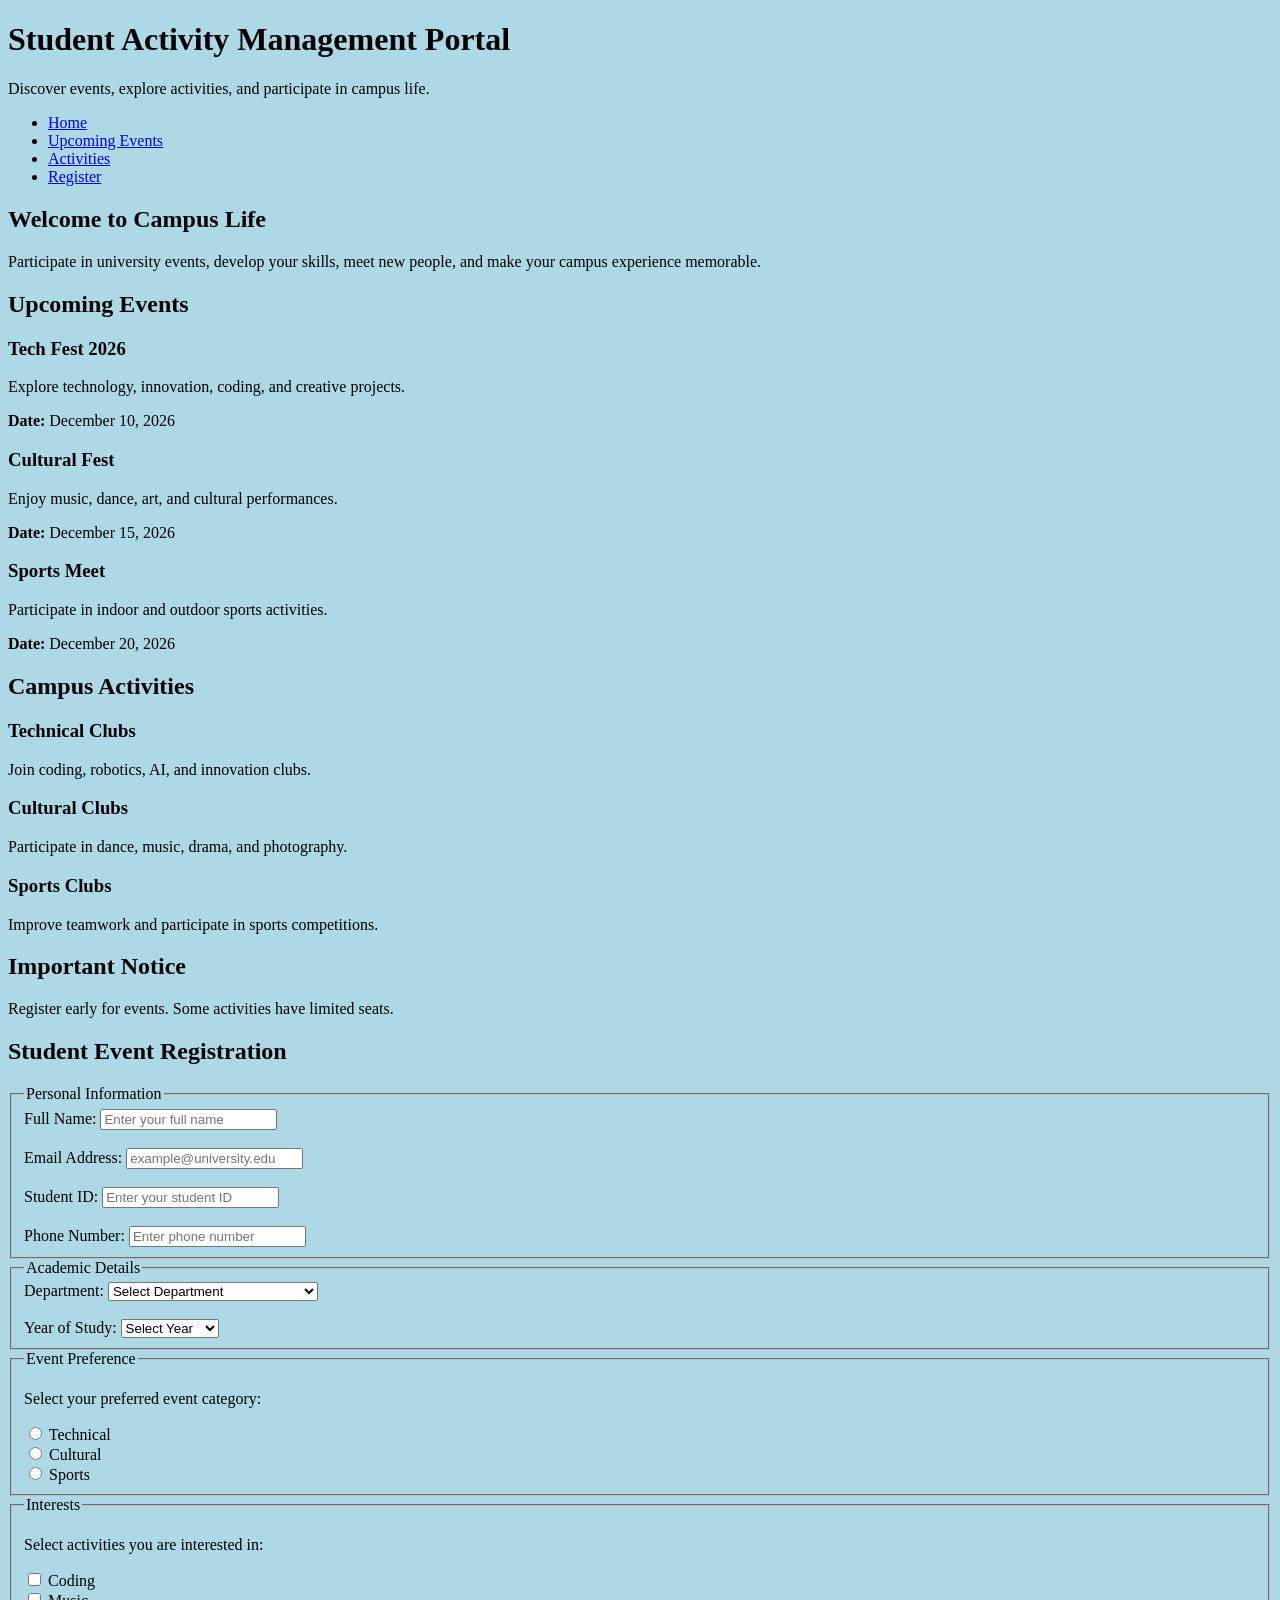
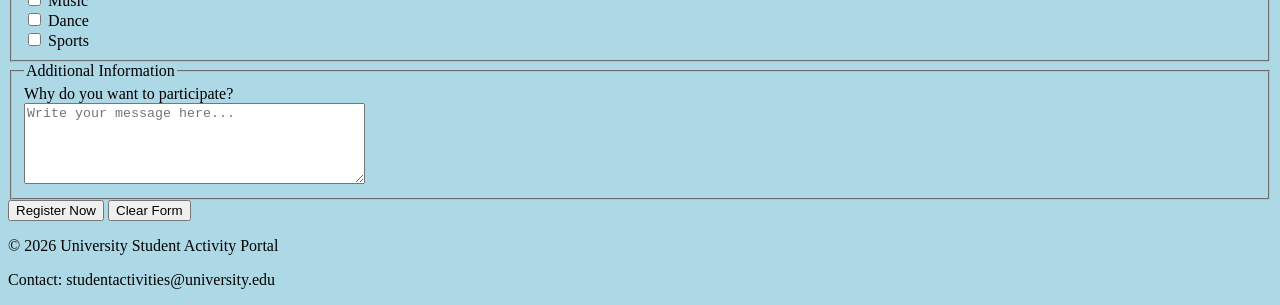
<file: practical1.html>
<!DOCTYPE html>
<html lang="en">
<head>
    <meta charset="UTF-8">
    <meta name="viewport" content="width=device-width, initial-scale=1.0">

    <meta name="description" content="University Student Activity Management Portal">
    <meta name="author" content="University Student">

    <title>Student Registration Form</title>

    <!-- ADD THIS STYLE BLOCK -->
    <style>
        body {
            background-color: lightblue;
        }
    </style>
</head>
<body>
    <!-- The rest of your existing code stays the same -->
    <!-- HEADER -->
    <header>
        <h1>Student Activity Management Portal</h1>
        <p>Discover events, explore activities, and participate in campus life.</p>

        <!-- NAVIGATION -->
        <nav aria-label="Main navigation">
            <ul>
                <li><a href="#home">Home</a></li>
                <li><a href="#events">Upcoming Events</a></li>
                <li><a href="#activities">Activities</a></li>
                <li><a href="#registration">Register</a></li>
            </ul>
        </nav>
    </header>

    <!-- MAIN CONTENT -->
    <main id="home">

        <!-- INTRODUCTION SECTION -->
        <section aria-labelledby="welcome-heading">
            <h2 id="welcome-heading">Welcome to Campus Life</h2>
            <p>
                Participate in university events, develop your skills,
                meet new people, and make your campus experience memorable.
            </p>
        </section>

        <!-- EVENTS SECTION -->
        <section id="events" aria-labelledby="events-heading">
            <h2 id="events-heading">Upcoming Events</h2>

            <article>
                <h3>Tech Fest 2026</h3>
                <p>Explore technology, innovation, coding, and creative projects.</p>
                <p><strong>Date:</strong> December 10, 2026</p>
            </article>

            <article>
                <h3>Cultural Fest</h3>
                <p>Enjoy music, dance, art, and cultural performances.</p>
                <p><strong>Date:</strong> December 15, 2026</p>
            </article>

            <article>
                <h3>Sports Meet</h3>
                <p>Participate in indoor and outdoor sports activities.</p>
                <p><strong>Date:</strong> December 20, 2026</p>
            </article>
        </section>

        <!-- ACTIVITIES SECTION -->
        <section id="activities" aria-labelledby="activities-heading">
            <h2 id="activities-heading">Campus Activities</h2>

            <article>
                <h3>Technical Clubs</h3>
                <p>Join coding, robotics, AI, and innovation clubs.</p>
            </article>

            <article>
                <h3>Cultural Clubs</h3>
                <p>Participate in dance, music, drama, and photography.</p>
            </article>

            <article>
                <h3>Sports Clubs</h3>
                <p>Improve teamwork and participate in sports competitions.</p>
            </article>
        </section>

        <!-- ASIDE INFORMATION -->
        <aside aria-labelledby="notice-heading">
            <h2 id="notice-heading">Important Notice</h2>
            <p>Register early for events. Some activities have limited seats.</p>
        </aside>

        <!-- REGISTRATION SECTION -->
        <section id="registration" aria-labelledby="registration-heading">
            <h2 id="registration-heading">Student Event Registration</h2>

            <form action="#" method="post">

                <!-- TEXT INPUTS -->
                <fieldset>
                    <legend>Personal Information</legend>

                    <label for="student-name">Full Name:</label>
                    <input type="text" id="student-name" name="student_name"
                           placeholder="Enter your full name" required>
                    <br><br>

                    <label for="email">Email Address:</label>
                    <input type="email" id="email" name="email"
                           placeholder="example@university.edu" required>
                    <br><br>

                    <label for="student-id">Student ID:</label>
                    <input type="text" id="student-id" name="student_id"
                           placeholder="Enter your student ID" required>
                    <br><br>

                    <label for="phone">Phone Number:</label>
                    <input type="tel" id="phone" name="phone"
                           placeholder="Enter phone number">
                </fieldset>

                <!-- DROPDOWN -->
                <fieldset>
                    <legend>Academic Details</legend>

                    <label for="department">Department:</label>
                    <select id="department" name="department" required>
                        <option value="">Select Department</option>
                        <option value="cse">Computer Science</option>
                        <option value="ece">Electronics and Communication</option>
                        <option value="eee">Electrical Engineering</option>
                        <option value="mech">Mechanical Engineering</option>
                        <option value="civil">Civil Engineering</option>
                    </select>
                    <br><br>

                    <label for="year">Year of Study:</label>
                    <select id="year" name="year" required>
                        <option value="">Select Year</option>
                        <option value="1">First Year</option>
                        <option value="2">Second Year</option>
                        <option value="3">Third Year</option>
                        <option value="4">Fourth Year</option>
                    </select>
                </fieldset>

                <!-- RADIO BUTTONS -->
                <fieldset>
                    <legend>Event Preference</legend>

                    <p>Select your preferred event category:</p>

                    <input type="radio" id="technical" name="event_category"
                           value="technical" required>
                    <label for="technical">Technical</label>
                    <br>

                    <input type="radio" id="cultural" name="event_category"
                           value="cultural">
                    <label for="cultural">Cultural</label>
                    <br>

                    <input type="radio" id="sports" name="event_category"
                           value="sports">
                    <label for="sports">Sports</label>
                </fieldset>

                <!-- CHECKBOXES -->
                <fieldset>
                    <legend>Interests</legend>

                    <p>Select activities you are interested in:</p>

                    <input type="checkbox" id="coding" name="interests"
                           value="coding">
                    <label for="coding">Coding</label>
                    <br>

                    <input type="checkbox" id="music" name="interests"
                           value="music">
                    <label for="music">Music</label>
                    <br>

                    <input type="checkbox" id="dance" name="interests"
                           value="dance">
                    <label for="dance">Dance</label>
                    <br>

                    <input type="checkbox" id="sports-interest" name="interests"
                           value="sports">
                    <label for="sports-interest">Sports</label>
                </fieldset>

                <!-- TEXTAREA -->
                <fieldset>
                    <legend>Additional Information</legend>

                    <label for="message">Why do you want to participate?</label>
                    <br>

                    <textarea id="message" name="message" rows="5" cols="40"
                              placeholder="Write your message here..."></textarea>
                </fieldset>

                <!-- SUBMIT AND RESET -->
                <button type="submit">Register Now</button>
                <button type="reset">Clear Form</button>

            </form>
        </section>

    </main>

    <!-- FOOTER -->
    <footer>
        <p>&copy; 2026 University Student Activity Portal</p>
        <p>Contact: studentactivities@university.edu</p>
    </footer>

</body>
</html>
</file>
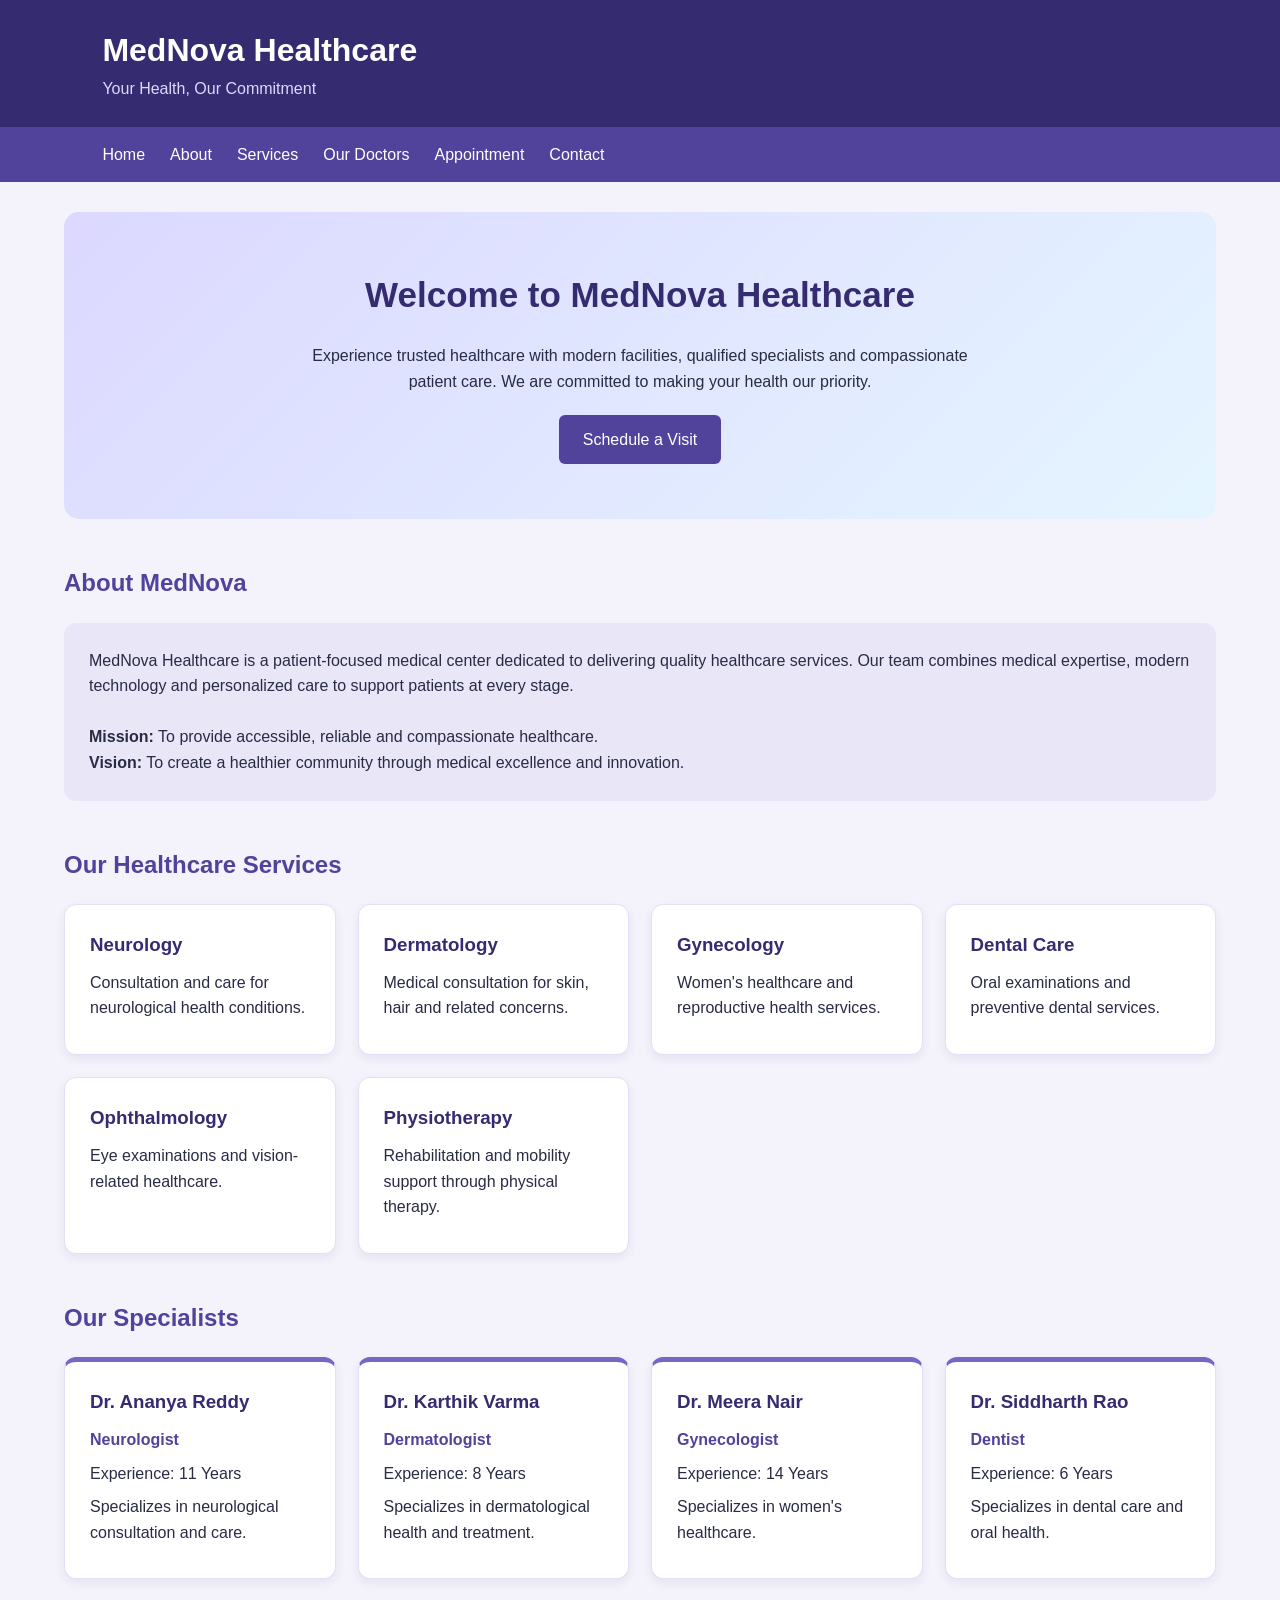
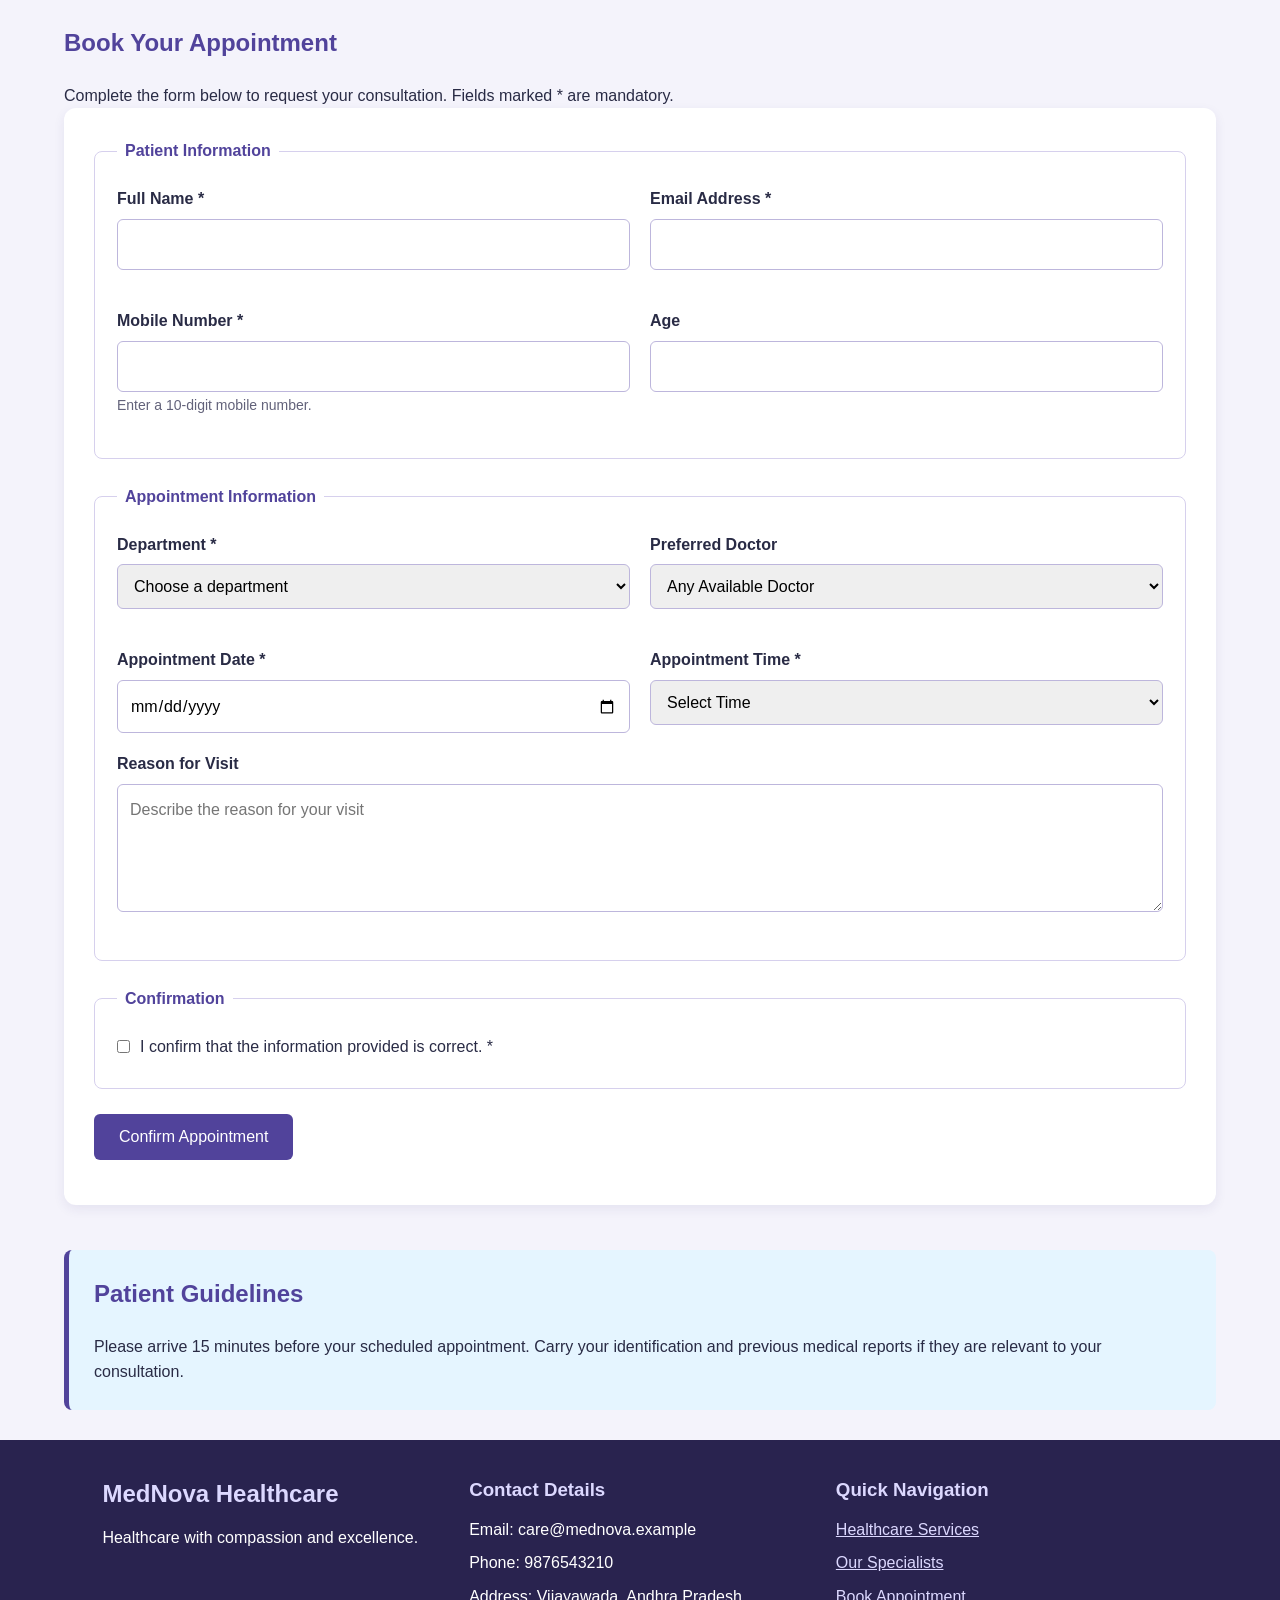
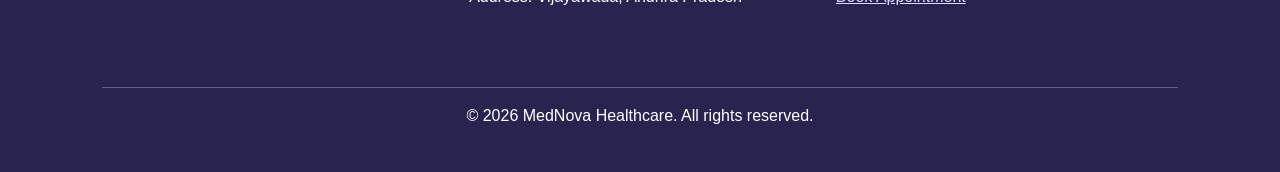
<file: practical2.html>
<!DOCTYPE html>
<html lang="en">
<head>
    <meta charset="UTF-8">
    <meta name="viewport" content="width=device-width, initial-scale=1.0">
    <title>MedNova Healthcare</title>

    <style>
        * {
            margin: 0;
            padding: 0;
            box-sizing: border-box;
        }

        body {
            font-family: Arial, sans-serif;
            background-color: #f4f3fb;
            color: #292b45;
            line-height: 1.6;
        }

        header {
            background-color: #352b70;
            color: white;
            padding: 25px 8%;
        }

        header h1 {
            font-size: 32px;
        }

        header p {
            color: #dcd8ff;
        }

        nav {
            background-color: #51439b;
            padding: 15px 8%;
        }

        nav ul {
            list-style: none;
            display: flex;
            gap: 25px;
            flex-wrap: wrap;
        }

        nav a {
            color: white;
            text-decoration: none;
        }

        nav a:hover {
            text-decoration: underline;
        }

        a:focus, button:focus, input:focus,
        select:focus, textarea:focus {
            outline: 3px solid #f0b429;
            outline-offset: 3px;
        }

        .skip-link {
            position: absolute;
            top: -100px;
            left: 10px;
            background: white;
            color: black;
            padding: 10px;
        }

        .skip-link:focus {
            top: 10px;
        }

        main {
            width: 90%;
            max-width: 1200px;
            margin: auto;
            padding: 30px 0;
        }

        section {
            margin-bottom: 45px;
        }

        h2 {
            color: #51439b;
            margin-bottom: 20px;
        }

        h3 {
            color: #352b70;
            margin-bottom: 10px;
        }

        .hero {
            background: linear-gradient(135deg, #dcd8ff, #e5f5ff);
            padding: 55px 30px;
            text-align: center;
            border-radius: 15px;
        }

        .hero h2 {
            font-size: 35px;
            color: #352b70;
        }

        .hero p {
            max-width: 700px;
            margin: auto;
        }

        .btn {
            display: inline-block;
            background-color: #51439b;
            color: white;
            padding: 12px 24px;
            text-decoration: none;
            border-radius: 6px;
            margin-top: 20px;
        }

        .btn:hover {
            background-color: #352b70;
        }

        .card-container {
            display: grid;
            grid-template-columns: repeat(auto-fit, minmax(230px, 1fr));
            gap: 22px;
        }

        article {
            background-color: white;
            padding: 25px;
            border-radius: 12px;
            border: 1px solid #e3dff5;
            box-shadow: 0 4px 10px rgba(53, 43, 112, 0.08);
        }

        article p {
            margin-bottom: 8px;
        }

        .doctor-card {
            border-top: 5px solid #7866c5;
        }

        .doctor-card .specialty {
            color: #51439b;
            font-weight: bold;
        }

        .about-box {
            background-color: #e9e6f8;
            padding: 25px;
            border-radius: 12px;
        }

        form {
            background-color: white;
            padding: 30px;
            border-radius: 12px;
            box-shadow: 0 4px 12px rgba(53, 43, 112, 0.08);
        }

        fieldset {
            border: 1px solid #d6d0ed;
            padding: 22px;
            margin-bottom: 25px;
            border-radius: 8px;
        }

        legend {
            font-weight: bold;
            color: #51439b;
            padding: 0 8px;
        }

        .form-grid {
            display: grid;
            grid-template-columns: repeat(2, 1fr);
            gap: 20px;
        }

        .form-group {
            margin-bottom: 18px;
        }

        label {
            display: block;
            margin-bottom: 7px;
            font-weight: bold;
        }

        input, select, textarea {
            width: 100%;
            padding: 12px;
            border: 1px solid #bdb6dc;
            border-radius: 6px;
            font: inherit;
        }

        .help-text {
            font-size: 14px;
            color: #62627a;
        }

        .checkbox-group {
            display: flex;
            align-items: flex-start;
            gap: 10px;
        }

        .checkbox-group input {
            width: auto;
            margin-top: 6px;
        }

        .checkbox-group label {
            font-weight: normal;
        }

        button {
            background-color: #51439b;
            color: white;
            padding: 14px 25px;
            border: none;
            border-radius: 6px;
            cursor: pointer;
            font-size: 16px;
        }

        button:hover {
            background-color: #352b70;
        }

        #form-status {
            margin-top: 15px;
            color: #226344;
        }

        aside {
            background-color: #e5f5ff;
            padding: 25px;
            border-left: 5px solid #51439b;
            border-radius: 8px;
        }

        footer {
            background-color: #29234f;
            color: white;
            padding: 35px 8%;
        }

        .footer-container {
            display: grid;
            grid-template-columns: repeat(auto-fit, minmax(220px, 1fr));
            gap: 25px;
        }

        footer h2, footer h3 {
            color: #dcd8ff;
            margin-bottom: 12px;
        }

        footer p {
            margin-bottom: 8px;
        }

        footer a {
            color: #dcd8ff;
        }

        .copyright {
            text-align: center;
            border-top: 1px solid #655e8d;
            margin-top: 25px;
            padding-top: 15px;
        }

        @media (max-width: 600px) {
            .form-grid {
                grid-template-columns: 1fr;
            }

            nav ul {
                flex-direction: column;
                gap: 12px;
            }

            .hero h2 {
                font-size: 26px;
            }

            form {
                padding: 18px;
            }
        }
    </style>
</head>

<body>

    <a href="#main-content" class="skip-link">
        Skip to main content
    </a>

    <header>
        <h1>MedNova Healthcare</h1>
        <p>Your Health, Our Commitment</p>
    </header>

    <nav aria-label="Main navigation">
        <ul>
            <li><a href="#home">Home</a></li>
            <li><a href="#about">About</a></li>
            <li><a href="#services">Services</a></li>
            <li><a href="#doctors">Our Doctors</a></li>
            <li><a href="#appointment">Appointment</a></li>
            <li><a href="#contact">Contact</a></li>
        </ul>
    </nav>

    <main id="main-content">

        <!-- Home -->
        <section id="home" class="hero">
            <h2>Welcome to MedNova Healthcare</h2>
            <p>
                Experience trusted healthcare with modern facilities,
                qualified specialists and compassionate patient care.
                We are committed to making your health our priority.
            </p>
            <a href="#appointment" class="btn">Schedule a Visit</a>
        </section>

        <!-- About -->
        <section id="about">
            <h2>About MedNova</h2>

            <div class="about-box">
                <p>
                    MedNova Healthcare is a patient-focused medical center
                    dedicated to delivering quality healthcare services.
                    Our team combines medical expertise, modern technology
                    and personalized care to support patients at every stage.
                </p>
                <br>
                <p>
                    <strong>Mission:</strong> To provide accessible,
                    reliable and compassionate healthcare.
                </p>
                <p>
                    <strong>Vision:</strong> To create a healthier community
                    through medical excellence and innovation.
                </p>
            </div>
        </section>

        <!-- Services -->
        <section id="services">
            <h2>Our Healthcare Services</h2>

            <div class="card-container">

                <article>
                    <h3>Neurology</h3>
                    <p>
                        Consultation and care for neurological
                        health conditions.
                    </p>
                </article>

                <article>
                    <h3>Dermatology</h3>
                    <p>
                        Medical consultation for skin,
                        hair and related concerns.
                    </p>
                </article>

                <article>
                    <h3>Gynecology</h3>
                    <p>
                        Women's healthcare and
                        reproductive health services.
                    </p>
                </article>

                <article>
                    <h3>Dental Care</h3>
                    <p>
                        Oral examinations and
                        preventive dental services.
                    </p>
                </article>

                <article>
                    <h3>Ophthalmology</h3>
                    <p>
                        Eye examinations and
                        vision-related healthcare.
                    </p>
                </article>

                <article>
                    <h3>Physiotherapy</h3>
                    <p>
                        Rehabilitation and mobility support
                        through physical therapy.
                    </p>
                </article>

            </div>
        </section>

        <!-- Doctors -->
        <section id="doctors">
            <h2>Our Specialists</h2>

            <div class="card-container">

                <article class="doctor-card">
                    <h3>Dr. Ananya Reddy</h3>
                    <p class="specialty">Neurologist</p>
                    <p>Experience: 11 Years</p>
                    <p>Specializes in neurological consultation and care.</p>
                </article>

                <article class="doctor-card">
                    <h3>Dr. Karthik Varma</h3>
                    <p class="specialty">Dermatologist</p>
                    <p>Experience: 8 Years</p>
                    <p>Specializes in dermatological health and treatment.</p>
                </article>

                <article class="doctor-card">
                    <h3>Dr. Meera Nair</h3>
                    <p class="specialty">Gynecologist</p>
                    <p>Experience: 14 Years</p>
                    <p>Specializes in women's healthcare.</p>
                </article>

                <article class="doctor-card">
                    <h3>Dr. Siddharth Rao</h3>
                    <p class="specialty">Dentist</p>
                    <p>Experience: 6 Years</p>
                    <p>Specializes in dental care and oral health.</p>
                </article>

            </div>
        </section>

        <!-- Appointment Form -->
        <section id="appointment">
            <h2>Book Your Appointment</h2>

            <p>
                Complete the form below to request your consultation.
                Fields marked * are mandatory.
            </p>

            <form id="appointment-form">

                <fieldset>
                    <legend>Patient Information</legend>

                    <div class="form-grid">

                        <div class="form-group">
                            <label for="name">Full Name *</label>
                            <input type="text"
                                   id="name"
                                   name="name"
                                   autocomplete="name"
                                   minlength="2"
                                   maxlength="60"
                                   required>
                        </div>

                        <div class="form-group">
                            <label for="email">Email Address *</label>
                            <input type="email"
                                   id="email"
                                   name="email"
                                   autocomplete="email"
                                   required>
                        </div>

                        <div class="form-group">
                            <label for="phone">Mobile Number *</label>
                            <input type="tel"
                                   id="phone"
                                   name="phone"
                                   pattern="[0-9]{10}"
                                   maxlength="10"
                                   inputmode="numeric"
                                   aria-describedby="phone-help"
                                   required>
                            <small id="phone-help" class="help-text">
                                Enter a 10-digit mobile number.
                            </small>
                        </div>

                        <div class="form-group">
                            <label for="age">Age</label>
                            <input type="number"
                                   id="age"
                                   name="age"
                                   min="1"
                                   max="120">
                        </div>

                    </div>
                </fieldset>

                <fieldset>
                    <legend>Appointment Information</legend>

                    <div class="form-grid">

                        <div class="form-group">
                            <label for="department">Department *</label>
                            <select id="department"
                                    name="department"
                                    required>
                                <option value="">Choose a department</option>
                                <option value="neurology">Neurology</option>
                                <option value="dermatology">Dermatology</option>
                                <option value="gynecology">Gynecology</option>
                                <option value="dental">Dental Care</option>
                                <option value="ophthalmology">Ophthalmology</option>
                                <option value="physiotherapy">Physiotherapy</option>
                            </select>
                        </div>

                        <div class="form-group">
                            <label for="doctor">Preferred Doctor</label>
                            <select id="doctor" name="doctor">
                                <option value="">Any Available Doctor</option>
                                <option value="ananya">Dr. Ananya Reddy</option>
                                <option value="karthik">Dr. Karthik Varma</option>
                                <option value="meera">Dr. Meera Nair</option>
                                <option value="siddharth">Dr. Siddharth Rao</option>
                            </select>
                        </div>

                        <div class="form-group">
                            <label for="date">Appointment Date *</label>
                            <input type="date"
                                   id="date"
                                   name="date"
                                   required>
                        </div>

                        <div class="form-group">
                            <label for="time">Appointment Time *</label>
                            <select id="time" name="time" required>
                                <option value="">Select Time</option>
                                <option value="09:00">09:00 AM</option>
                                <option value="10:00">10:00 AM</option>
                                <option value="11:00">11:00 AM</option>
                                <option value="12:00">12:00 PM</option>
                                <option value="14:00">02:00 PM</option>
                                <option value="15:00">03:00 PM</option>
                                <option value="16:00">04:00 PM</option>
                            </select>
                        </div>

                    </div>

                    <div class="form-group">
                        <label for="reason">Reason for Visit</label>
                        <textarea id="reason"
                                  name="reason"
                                  rows="4"
                                  maxlength="500"
                                  placeholder="Describe the reason for your visit"></textarea>
                    </div>
                </fieldset>

                <fieldset>
                    <legend>Confirmation</legend>

                    <div class="checkbox-group">
                        <input type="checkbox"
                               id="confirm"
                               name="confirm"
                               required>

                        <label for="confirm">
                            I confirm that the information provided
                            is correct. *
                        </label>
                    </div>
                </fieldset>

                <button type="submit">Confirm Appointment</button>

                <p id="form-status" role="status" aria-live="polite"></p>

            </form>
        </section>

        <aside>
            <h2>Patient Guidelines</h2>
            <p>
                Please arrive 15 minutes before your scheduled appointment.
                Carry your identification and previous medical reports
                if they are relevant to your consultation.
            </p>
        </aside>

    </main>

    <!-- Footer -->
    <footer id="contact">

        <div class="footer-container">

            <section>
                <h2>MedNova Healthcare</h2>
                <p>Healthcare with compassion and excellence.</p>
            </section>

            <section>
                <h3>Contact Details</h3>
                <p>Email: care@mednova.example</p>
                <p>Phone: 9876543210</p>
                <p>Address: Vijayawada, Andhra Pradesh</p>
            </section>

            <section>
                <h3>Quick Navigation</h3>
                <p><a href="#services">Healthcare Services</a></p>
                <p><a href="#doctors">Our Specialists</a></p>
                <p><a href="#appointment">Book Appointment</a></p>
            </section>

        </div>

        <p class="copyright">
            &copy; 2026 MedNova Healthcare. All rights reserved.
        </p>

    </footer>

    <!-- JavaScript validation -->
    <script>
        const form = document.getElementById("appointment-form");
        const status = document.getElementById("form-status");
        const dateField = document.getElementById("date");

        // Prevent past appointment dates
        const today = new Date();
        const yyyy = today.getFullYear();
        const mm = String(today.getMonth() + 1).padStart(2, "0");
        const dd = String(today.getDate()).padStart(2, "0");

        dateField.min = `${yyyy}-${mm}-${dd}`;

        form.addEventListener("submit", function(event) {
            event.preventDefault();

            if (!form.checkValidity()) {
                form.reportValidity();
                status.textContent =
                    "Please fill in all required fields correctly.";
                return;
            }

            status.textContent =
                "Your appointment request has been submitted successfully!";

            form.reset();
        });
    </script>

</body>
</html>
</file>
